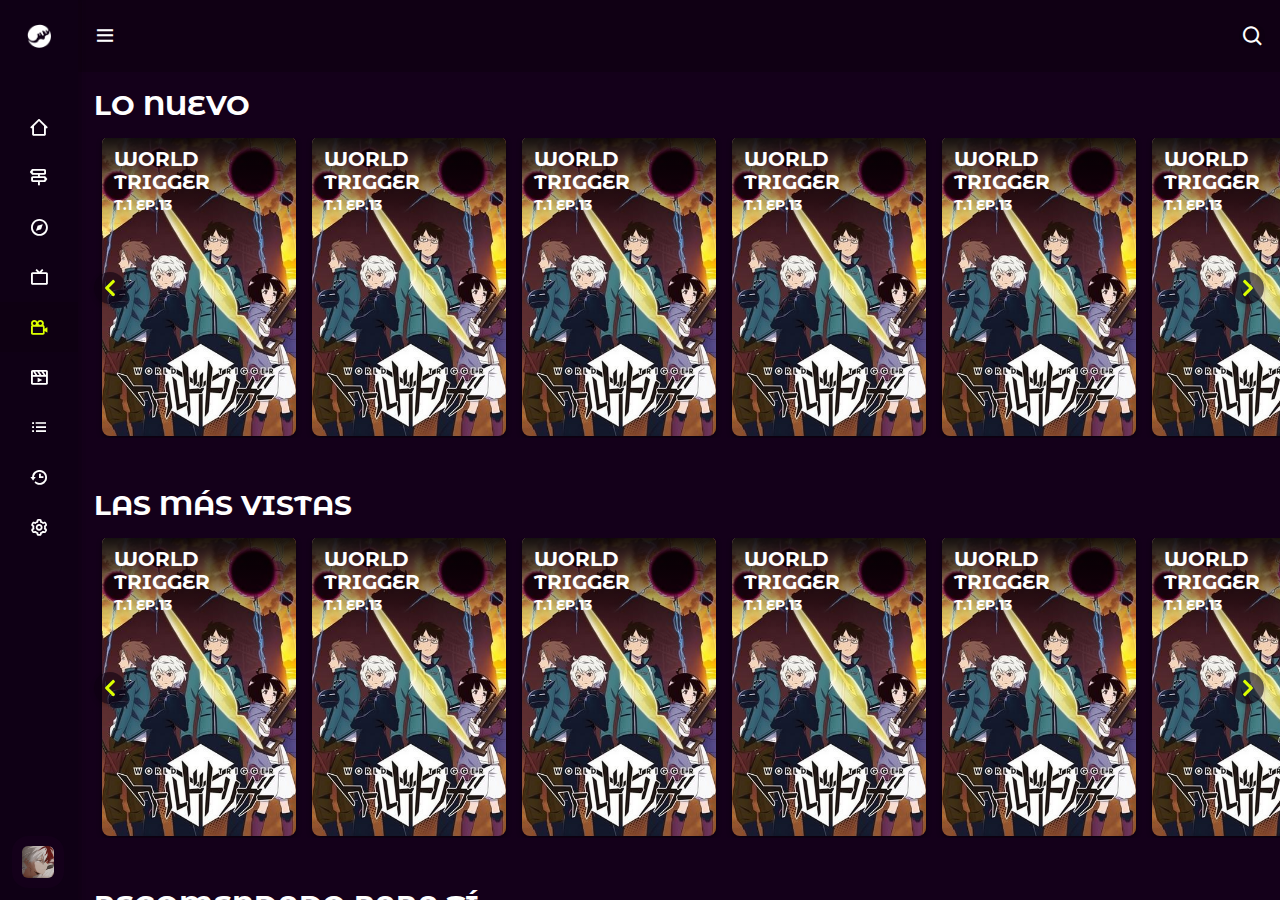
<file: pages/peliculas.html>
<!DOCTYPE html>
<html lang="en">
    <head>
        <meta charset="UTF-8">
        <meta http-equiv="X-UA-Compatible" content="IE=edge">
        <meta name="viewport" content="width=device-width, initial-scale=1.0">
        <!-- Link CSS -->
        <link rel="stylesheet" href="../css/style.css">
        <!-- Icon library -->
        <link rel="stylesheet" href="https://cdn.jsdelivr.net/npm/boxicons@latest/css/boxicons.min.css">
        <!-- Page title -->
        <title>Magima - Peliculas</title>
        <!-- Description -->
        <meta name="description" content="Busca tu pelicula favorita en nuestro amplio catálogo de anime.">
        <!-- Keywords -->
        <meta name="keywords" content="anime, peliculas, tv, cine, animación, búsqueda, magima">
        <!-- Copyright -->
        <meta name="copyright" content="MAGIMA">
        <!-- Author -->
        <meta name="author" content="Alan Maximiliano Vazquez, vazquezalanmaximiliano@gmail.com">
    </head>
    <body>
<!---------------------- Sidebar Menú ------------------------>
        <div class="sidebar close">
          <div class="logo-details">
            <i><img src="../img/LogoIcon.png" alt="Logo"></i>
            <span class="logo_name">Magima</span>
          </div>
          <ul class="nav-links">
            <!-- Inicio -->
            <li>
              <a href="./home.html">
                <i class='bx bx-home-alt-2'></i>
                <span class="link_name">Inicio</span>
              </a>
              <ul class="sub-menu blank">
                <li><a class="link_name" href="./home.html">Inicio</a></li>
              </ul>
            </li>
            <!-- Género -->
            <li>
              <div class="iocn-link">
                <a href="#">
                  <i class='bx bx-directions'></i>
                  <span class="link_name">Géneros</span>
                </a>
                <i class='bx bxs-chevron-down arrow' ></i>
              </div>
              <ul class="sub-menu">
                <li><a class="link_name" href="#">Géneros</a></li>
                <li><a href="#">Acción</a></li>
                <li><a href="#">Aventura</a></li>
                <li><a href="#">Bélico</a></li>
                <li><a href="#">Ciencia Ficción</a></li>
                <li><a href="#">Comedia</a></li>
                <li><a href="#">Drama</a></li>
                <li><a href="#">Erotismo</a></li>
                <li><a href="#">Fantasía</a></li>
                <li><a href="#">Gore</a></li>
                <li><a href="#">Musical</a></li>
                <li><a href="#">Romance</a></li>
                <li><a href="#">Suspenso</a></li>
                <li><a href="#">Thriller</a></li>
                <li><a href="#">Terror</a></li>
                <li><a href="#">Western</a></li>
              </ul>
            </li>
            <!-- Explorar -->
            <li>
              <a href="#">
                <i class='bx bx-compass' ></i>
                <span class="link_name">Explorar</span>
              </a>
              <ul class="sub-menu blank">
                <li><a class="link_name" href="#">Explorar</a></li>
              </ul>
            </li>
            <!-- Series -->
            <li>
                <a href="./series.html">
                  <i class='bx bx-tv'></i>
                  <span class="link_name">Series</span>
                </a>
              <ul class="sub-menu blank">
                <li><a class="link_name" href="./series.html">Series</a></li>
              </ul>
            </li>
            <!-- Peliculas -->
            <li  class="active-link">
                <a href="./peliculas.html">
                  <i class='bx bx-camera-movie'></i>
                  <span class="link_name">Peliculas</span>
                </a>
              <ul class="sub-menu blank">
                <li><a class="link_name active-link" href="./peliculas.html">Peliculas</a></li>
              </ul>
            </li>
            <!-- OVAs -->
            <li>
              <a href="#">
                <i class='bx bx-movie-play'></i>
                <span class="link_name">OVAs</span>
              </a>
              <ul class="sub-menu blank">
                <li><a class="link_name" href="#">OVAs</a></li>
              </ul>
            </li>
            <!-- Mi Lista -->
            <li>
              <a href="#">
                <i class='bx bx-list-ul'></i>
                <span class="link_name">Mi Lista</span>
              </a>
              <ul class="sub-menu blank">
                <li><a class="link_name" href="#">Mi Lista</a></li>
              </ul>
            </li>
            <!-- Historial -->
            <li>
              <a href="#">
                <i class='bx bx-history'></i>
                <span class="link_name">Historial</span>
              </a>
              <ul class="sub-menu blank">
                <li><a class="link_name" href="#">Historial</a></li>
              </ul>
            </li>
            <!-- Configuración -->
            <li>
              <a href="#">
                <i class='bx bx-cog' ></i>
                <span class="link_name">Configuración</span>
              </a>
              <ul class="sub-menu blank">
                <li><a class="link_name" href="#">Configuración</a></li>
              </ul>
            </li>
            <!-- Perfil -->
            <li>
          <div class="profile-details">
            <div class="profile-content">
              <img src="../img/profiles/user1.jpg" alt="Imagen de Perfil">
            </div>
            <div class="name-job">
              <div class="profile_name">Perfil</div>
              <div class="job">Admin</div>
            </div>
            <i class='bx bx-log-out' ></i>
          </div>
        </li>
          </ul>
        </div>
<!---------------------- Contenido Principal ------------------------>
<div id="home">

    <header>
        <div class="nav">
            <i class='bx bx-menu' ></i>
            <div class="search-box">
                <button class="btn-search"><i class="bx bx-search"></i></button>
                <input type="text" class="input-search" placeholder="Type to Search...">
            </div>
        </div>
    </header>
    
    <main class="main-series-peliculas">
<!---------------------- Cuerpo Principal con Carousel de imagenes ------------------------>
<!---------------------- Carousel 1 ------------------------>
    <h1>Lo nuevo</h1>
        <div class="carousel">
            <div class="slick-list" id="slick-list">
                <button class="slick-arrow slick-prev" id="button-prev" data-button="button-prev" onclick="app.processingButton(event)">
                    <svg aria-hidden="true" focusable="false" data-prefix="fas" data-icon="chevron-left" class="svg-inline--fa fa-chevron-left fa-w-10" role="img" xmlns="http://www.w3.org/2000/svg" viewBox="0 0 320 512"><path fill="currentColor" d="M34.52 239.03L228.87 44.69c9.37-9.37 24.57-9.37 33.94 0l22.67 22.67c9.36 9.36 9.37 24.52.04 33.9L131.49 256l154.02 154.75c9.34 9.38 9.32 24.54-.04 33.9l-22.67 22.67c-9.37 9.37-24.57 9.37-33.94 0L34.52 272.97c-9.37-9.37-9.37-24.57 0-33.94z"></path></svg>
                </button>
                <div class="slick-track" id="track">
                    <div class="slick">
                        <div>
                            <a href="/">
                                <h4>World Trigger <small>T.1 Ep.13</small></h4>
                                <picture>
                                    <img src="../img/home/worldTrigger/pin.jpg" alt="Image">
                                </picture>
                            </a>
                        </div>
                    </div>
                    <div class="slick">
                        <div>
                            <a href="/">
                                <h4>World Trigger <small>T.1 Ep.13</small></h4>
                                <picture>
                                    <img src="../img/home/worldTrigger/pin.jpg" alt="Image">
                                </picture>
                            </a>
                        </div>
                    </div>
                    <div class="slick">
                        <div>
                            <a href="/">
                                <h4>World Trigger <small>T.1 Ep.13</small></h4>
                                <picture>
                                    <img src="../img/home/worldTrigger/pin.jpg" alt="Image">
                                </picture>
                            </a>
                        </div>
                    </div>
                    <div class="slick">
                        <div>
                            <a href="/">
                                <h4>World Trigger <small>T.1 Ep.13</small></h4>
                                <picture>
                                    <img src="../img/home/worldTrigger/pin.jpg" alt="Image">
                                </picture>
                            </a>
                        </div>
                    </div>
                    <div class="slick">
                        <div>
                            <a href="/">
                                <h4>World Trigger <small>T.1 Ep.13</small></h4>
                                <picture>
                                    <img src="../img/home/worldTrigger/pin.jpg" alt="Image">
                                </picture>
                            </a>
                        </div>
                    </div>
                    <div class="slick">
                        <div>
                            <a href="/">
                                <h4>World Trigger <small>T.1 Ep.13</small></h4>
                                <picture>
                                    <img src="../img/home/worldTrigger/pin.jpg" alt="Image">
                                </picture>
                            </a>
                        </div>
                    </div>
                    <div class="slick">
                        <div>
                            <a href="/">
                                <h4>World Trigger <small>T.1 Ep.13</small></h4>
                                <picture>
                                    <img src="../img/home/worldTrigger/pin.jpg" alt="Image">
                                </picture>
                            </a>
                        </div>
                    </div>
                    <div class="slick">
                        <div>
                            <a href="/">
                                <h4>World Trigger <small>T.1 Ep.13</small></h4>
                                <picture>
                                    <img src="../img/home/worldTrigger/pin.jpg" alt="Image">
                                </picture>
                            </a>
                        </div>
                    </div>
                </div>
                <button class="slick-arrow slick-next" id="button-next" data-button="button-next" onclick="app.processingButton(event)">
                    <svg aria-hidden="true" focusable="false" data-prefix="fas" data-icon="chevron-right" class="svg-inline--fa fa-chevron-right fa-w-10" role="img" xmlns="http://www.w3.org/2000/svg" viewBox="0 0 320 512"><path fill="currentColor" d="M285.476 272.971L91.132 467.314c-9.373 9.373-24.569 9.373-33.941 0l-22.667-22.667c-9.357-9.357-9.375-24.522-.04-33.901L188.505 256 34.484 101.255c-9.335-9.379-9.317-24.544.04-33.901l22.667-22.667c9.373-9.373 24.569-9.373 33.941 0L285.475 239.03c9.373 9.372 9.373 24.568.001 33.941z"></path></svg>
                </button>
            </div>

        </div>
<!---------------------- Carousel 2 ------------------------>     
    <h2>Las más vistas</h2>           
        <div class="carousel">
            <div class="slick-list" id="slick-list">
                <button class="slick-arrow slick-prev" id="button-prev" data-button="button-prev" onclick="app.processingButton(event)">
                    <svg aria-hidden="true" focusable="false" data-prefix="fas" data-icon="chevron-left" class="svg-inline--fa fa-chevron-left fa-w-10" role="img" xmlns="http://www.w3.org/2000/svg" viewBox="0 0 320 512"><path fill="currentColor" d="M34.52 239.03L228.87 44.69c9.37-9.37 24.57-9.37 33.94 0l22.67 22.67c9.36 9.36 9.37 24.52.04 33.9L131.49 256l154.02 154.75c9.34 9.38 9.32 24.54-.04 33.9l-22.67 22.67c-9.37 9.37-24.57 9.37-33.94 0L34.52 272.97c-9.37-9.37-9.37-24.57 0-33.94z"></path></svg>
                </button>
                <div class="slick-track" id="track">
                    <div class="slick">
                        <div>
                            <a href="/">
                                <h4>World Trigger <small>T.1 Ep.13</small></h4>
                                <picture>
                                    <img src="../img/home/worldTrigger/pin.jpg" alt="Image">
                                </picture>
                            </a>
                        </div>
                    </div>
                    <div class="slick">
                        <div>
                            <a href="/">
                                <h4>World Trigger <small>T.1 Ep.13</small></h4>
                                <picture>
                                    <img src="../img/home/worldTrigger/pin.jpg" alt="Image">
                                </picture>
                            </a>
                        </div>
                    </div>
                    <div class="slick">
                        <div>
                            <a href="/">
                                <h4>World Trigger <small>T.1 Ep.13</small></h4>
                                <picture>
                                    <img src="../img/home/worldTrigger/pin.jpg" alt="Image">
                                </picture>
                            </a>
                        </div>
                    </div>
                    <div class="slick">
                        <div>
                            <a href="/">
                                <h4>World Trigger <small>T.1 Ep.13</small></h4>
                                <picture>
                                    <img src="../img/home/worldTrigger/pin.jpg" alt="Image">
                                </picture>
                            </a>
                        </div>
                    </div>
                    <div class="slick">
                        <div>
                            <a href="/">
                                <h4>World Trigger <small>T.1 Ep.13</small></h4>
                                <picture>
                                    <img src="../img/home/worldTrigger/pin.jpg" alt="Image">
                                </picture>
                            </a>
                        </div>
                    </div>
                    <div class="slick">
                        <div>
                            <a href="/">
                                <h4>World Trigger <small>T.1 Ep.13</small></h4>
                                <picture>
                                    <img src="../img/home/worldTrigger/pin.jpg" alt="Image">
                                </picture>
                            </a>
                        </div>
                    </div>
                    <div class="slick">
                        <div>
                            <a href="/">
                                <h4>World Trigger <small>T.1 Ep.13</small></h4>
                                <picture>
                                    <img src="../img/home/worldTrigger/pin.jpg" alt="Image">
                                </picture>
                            </a>
                        </div>
                    </div>
                    <div class="slick">
                        <div>
                            <a href="/">
                                <h4>World Trigger <small>T.1 Ep.13</small></h4>
                                <picture>
                                    <img src="../img/home/worldTrigger/pin.jpg" alt="Image">
                                </picture>
                            </a>
                        </div>
                    </div>
                </div>
                <button class="slick-arrow slick-next" id="button-next" data-button="button-next" onclick="app.processingButton(event)">
                    <svg aria-hidden="true" focusable="false" data-prefix="fas" data-icon="chevron-right" class="svg-inline--fa fa-chevron-right fa-w-10" role="img" xmlns="http://www.w3.org/2000/svg" viewBox="0 0 320 512"><path fill="currentColor" d="M285.476 272.971L91.132 467.314c-9.373 9.373-24.569 9.373-33.941 0l-22.667-22.667c-9.357-9.357-9.375-24.522-.04-33.901L188.505 256 34.484 101.255c-9.335-9.379-9.317-24.544.04-33.901l22.667-22.667c9.373-9.373 24.569-9.373 33.941 0L285.475 239.03c9.373 9.372 9.373 24.568.001 33.941z"></path></svg>
                </button>
            </div>

        </div>
        <!---------------------- Carousel 3 ------------------------>     
    <h3>Recomendado para tí</h3>           
    <div class="carousel">
        <div class="slick-list" id="slick-list">
            <button class="slick-arrow slick-prev" id="button-prev" data-button="button-prev" onclick="app.processingButton(event)">
                <svg aria-hidden="true" focusable="false" data-prefix="fas" data-icon="chevron-left" class="svg-inline--fa fa-chevron-left fa-w-10" role="img" xmlns="http://www.w3.org/2000/svg" viewBox="0 0 320 512"><path fill="currentColor" d="M34.52 239.03L228.87 44.69c9.37-9.37 24.57-9.37 33.94 0l22.67 22.67c9.36 9.36 9.37 24.52.04 33.9L131.49 256l154.02 154.75c9.34 9.38 9.32 24.54-.04 33.9l-22.67 22.67c-9.37 9.37-24.57 9.37-33.94 0L34.52 272.97c-9.37-9.37-9.37-24.57 0-33.94z"></path></svg>
            </button>
            <div class="slick-track" id="track">
                <div class="slick">
                    <div>
                        <a href="/">
                            <h4>World Trigger <small>T.1 Ep.13</small></h4>
                            <picture>
                                <img src="../img/home/worldTrigger/pin.jpg" alt="Image">
                            </picture>
                        </a>
                    </div>
                </div>
                <div class="slick">
                    <div>
                        <a href="/">
                            <h4>World Trigger <small>T.1 Ep.13</small></h4>
                            <picture>
                                <img src="../img/home/worldTrigger/pin.jpg" alt="Image">
                            </picture>
                        </a>
                    </div>
                </div>
                <div class="slick">
                    <div>
                        <a href="/">
                            <h4>World Trigger <small>T.1 Ep.13</small></h4>
                            <picture>
                                <img src="../img/home/worldTrigger/pin.jpg" alt="Image">
                            </picture>
                        </a>
                    </div>
                </div>
                <div class="slick">
                    <div>
                        <a href="/">
                            <h4>World Trigger <small>T.1 Ep.13</small></h4>
                            <picture>
                                <img src="../img/home/worldTrigger/pin.jpg" alt="Image">
                            </picture>
                        </a>
                    </div>
                </div>
                <div class="slick">
                    <div>
                        <a href="/">
                            <h4>World Trigger <small>T.1 Ep.13</small></h4>
                            <picture>
                                <img src="../img/home/worldTrigger/pin.jpg" alt="Image">
                            </picture>
                        </a>
                    </div>
                </div>
                <div class="slick">
                    <div>
                        <a href="/">
                            <h4>World Trigger <small>T.1 Ep.13</small></h4>
                            <picture>
                                <img src="../img/home/worldTrigger/pin.jpg" alt="Image">
                            </picture>
                        </a>
                    </div>
                </div>
                <div class="slick">
                    <div>
                        <a href="/">
                            <h4>World Trigger <small>T.1 Ep.13</small></h4>
                            <picture>
                                <img src="../img/home/worldTrigger/pin.jpg" alt="Image">
                            </picture>
                        </a>
                    </div>
                </div>
                <div class="slick">
                    <div>
                        <a href="/">
                            <h4>World Trigger <small>T.1 Ep.13</small></h4>
                            <picture>
                                <img src="../img/home/worldTrigger/pin.jpg" alt="Image">
                            </picture>
                        </a>
                    </div>
                </div>
            </div>
            <button class="slick-arrow slick-next" id="button-next" data-button="button-next" onclick="app.processingButton(event)">
                <svg aria-hidden="true" focusable="false" data-prefix="fas" data-icon="chevron-right" class="svg-inline--fa fa-chevron-right fa-w-10" role="img" xmlns="http://www.w3.org/2000/svg" viewBox="0 0 320 512"><path fill="currentColor" d="M285.476 272.971L91.132 467.314c-9.373 9.373-24.569 9.373-33.941 0l-22.667-22.667c-9.357-9.357-9.375-24.522-.04-33.901L188.505 256 34.484 101.255c-9.335-9.379-9.317-24.544.04-33.901l22.667-22.667c9.373-9.373 24.569-9.373 33.941 0L285.475 239.03c9.373 9.372 9.373 24.568.001 33.941z"></path></svg>
            </button>
        </div>

    </div>
    </main>

</div>

    <script defer src="../js/script-sidebar.js"></script>
    <script defer src="../js/script-carousel.js"></script>
    
</body>
</html>
</file>
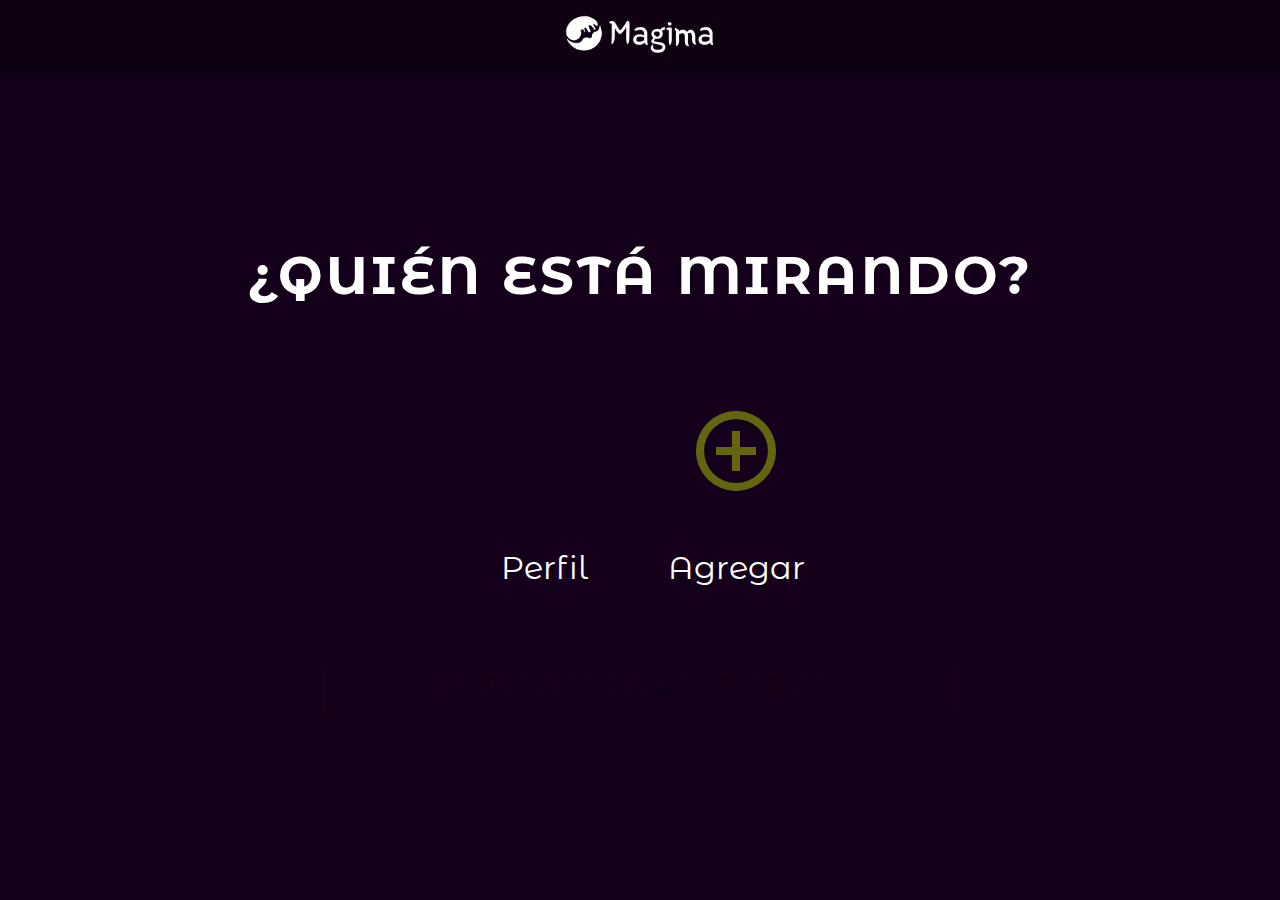
<file: pages/profiles.html>
<!DOCTYPE html>
<html lang="es">
<head>
    <meta charset="UTF-8">
    <meta http-equiv="X-UA-Compatible" content="IE=edge">
    <meta name="viewport" content="width=device-width, initial-scale=1.0">
    <!-- Link CSS -->
    <link rel="stylesheet" href="../css/style.css">
    <!-- Icon library -->
    <link rel="stylesheet" href="https://cdn.jsdelivr.net/npm/boxicons@latest/css/boxicons.min.css">
    <!-- Page title -->
    <title>Magima - ¿Quién está mirando?</title>
    <!-- Description -->
    <meta name="description" content="Crea un nuevo perfil o elige quién ingresará a Magima.">
    <!-- Keywords -->
    <meta name="keywords" content="perfil, anime, series, peliculas, tv, cine, animación, magima">
    <!-- Copyright -->
    <meta name="copyright" content="MAGIMA">
    <!-- Author -->
    <meta name="author" content="Alan Maximiliano Vazquez, vazquezalanmaximiliano@gmail.com">
</head>
<body>

    <div id="bg-profiles">
        
        <header>
            <a class="logo" href="#"><img src="../img/Logo.png" alt="Magima Logo"></a> 
        </header>

        <main>
            <h1>¿Quién está mirando?</h1>
            <div class="members">
                <button class="addIcon"><i class='bx bx-plus-circle'></i><span>Agregar</span></button>
            </div>
            <button class="manageProfile">Administrar Perfil</button>
        </main>

    </div>

    <script src="../js/script-profiles.js"></script>

</body>
</html>
</file>
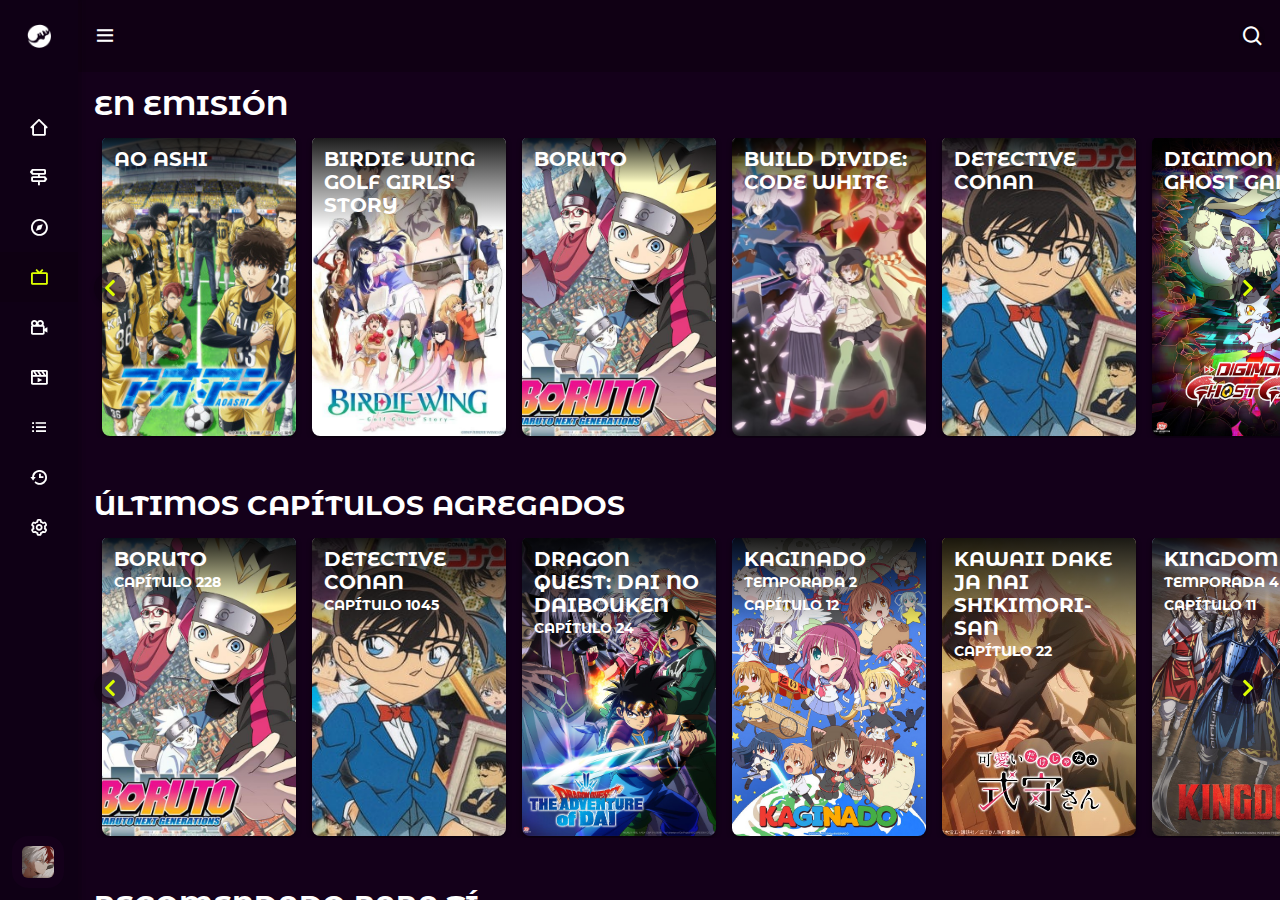
<file: pages/series.html>
<!DOCTYPE html>
<html lang="en">
    <head>
        <meta charset="UTF-8">
        <meta http-equiv="X-UA-Compatible" content="IE=edge">
        <meta name="viewport" content="width=device-width, initial-scale=1.0">
        <!-- Link CSS -->
        <link rel="stylesheet" href="../css/style.css">
        <!-- Icon library -->
        <link rel="stylesheet" href="https://cdn.jsdelivr.net/npm/boxicons@latest/css/boxicons.min.css">
        <!-- Page title -->
        <title>Magima - Series</title>
        <!-- Description -->
        <meta name="description" content="Busca tu serie favorita en nuestro amplio catálogo de anime.">
        <!-- Keywords -->
        <meta name="keywords" content="anime, series, tv, animación, catálogo, búsqueda, magima">
        <!-- Copyright -->
        <meta name="copyright" content="MAGIMA">
        <!-- Author -->
        <meta name="author" content="Alan Maximiliano Vazquez, vazquezalanmaximiliano@gmail.com">
    </head>
    <body>
<!---------------------- Sidebar Menú ------------------------>
        <div class="sidebar close">
          <div class="logo-details">
            <i><img src="../img/LogoIcon.png" alt="Logo"></i>
            <span class="logo_name">Magima</span>
          </div>
          <ul class="nav-links">
            <!-- Inicio -->
            <li>
              <a href="./home.html">
                <i class='bx bx-home-alt-2'></i>
                <span class="link_name">Inicio</span>
              </a>
              <ul class="sub-menu blank">
                <li><a class="link_name" href="./home.html">Inicio</a></li>
              </ul>
            </li>
            <!-- Género -->
            <li>
              <div class="iocn-link">
                <a href="#">
                  <i class='bx bx-directions'></i>
                  <span class="link_name">Géneros</span>
                </a>
                <i class='bx bxs-chevron-down arrow' ></i>
              </div>
              <ul class="sub-menu">
                <li><a class="link_name" href="#">Géneros</a></li>
                <li><a href="#">Acción</a></li>
                <li><a href="#">Aventura</a></li>
                <li><a href="#">Bélico</a></li>
                <li><a href="#">Ciencia Ficción</a></li>
                <li><a href="#">Comedia</a></li>
                <li><a href="#">Drama</a></li>
                <li><a href="#">Erotismo</a></li>
                <li><a href="#">Fantasía</a></li>
                <li><a href="#">Gore</a></li>
                <li><a href="#">Musical</a></li>
                <li><a href="#">Romance</a></li>
                <li><a href="#">Suspenso</a></li>
                <li><a href="#">Thriller</a></li>
                <li><a href="#">Terror</a></li>
                <li><a href="#">Western</a></li>
              </ul>
            </li>
            <!-- Explorar -->
            <li>
              <a href="#">
                <i class='bx bx-compass' ></i>
                <span class="link_name">Explorar</span>
              </a>
              <ul class="sub-menu blank">
                <li><a class="link_name" href="#">Explorar</a></li>
              </ul>
            </li>
            <!-- Series -->
            <li class="active-link">
                <a href="./series.html">
                  <i class='bx bx-tv'></i>
                  <span class="link_name">Series</span>
                </a>
              <ul class="sub-menu blank">
                <li><a class="link_name active-link" href="./series.html">Series</a></li>
              </ul>
            </li>
            <!-- Peliculas -->
            <li>
                <a href="./peliculas.html">
                  <i class='bx bx-camera-movie'></i>
                  <span class="link_name">Peliculas</span>
                </a>
              <ul class="sub-menu blank">
                <li><a class="link_name" href="./peliculas.html">Peliculas</a></li>
              </ul>
            </li>
            <!-- OVAs -->
            <li>
              <a href="#">
                <i class='bx bx-movie-play'></i>
                <span class="link_name">OVAs</span>
              </a>
              <ul class="sub-menu blank">
                <li><a class="link_name" href="#">OVAs</a></li>
              </ul>
            </li>
            <!-- Mi Lista -->
            <li>
              <a href="#">
                <i class='bx bx-list-ul'></i>
                <span class="link_name">Mi Lista</span>
              </a>
              <ul class="sub-menu blank">
                <li><a class="link_name" href="#">Mi Lista</a></li>
              </ul>
            </li>
            <!-- Historial -->
            <li>
              <a href="#">
                <i class='bx bx-history'></i>
                <span class="link_name">Historial</span>
              </a>
              <ul class="sub-menu blank">
                <li><a class="link_name" href="#">Historial</a></li>
              </ul>
            </li>
            <!-- Configuración -->
            <li>
              <a href="#">
                <i class='bx bx-cog' ></i>
                <span class="link_name">Configuración</span>
              </a>
              <ul class="sub-menu blank">
                <li><a class="link_name" href="#">Configuración</a></li>
              </ul>
            </li>
            <!-- Perfil -->
            <li>
          <div class="profile-details">
            <div class="profile-content">
              <img src="../img/profiles/user1.jpg" alt="profileImg">
            </div>
            <div class="name-job">
              <div class="profile_name">Perfil</div>
              <div class="job">Admin</div>
            </div>
            <i class='bx bx-log-out' ></i>
          </div>
        </li>
          </ul>
        </div>
<!---------------------- Contenido Principal ------------------------>
        <div id="home">

            <header>
                <div class="nav">
                    <i class='bx bx-menu' ></i>
                    <div class="search-box">
                        <button class="btn-search"><i class="bx bx-search"></i></button>
                        <input type="text" class="input-search" placeholder="Type to Search...">
                    </div>
                </div>
            </header>
            
            <main class="main-series-peliculas">
<!---------------------- Cuerpo Principal con Carousel de imagenes ------------------------>
<!---------------------- Carousel 1 ------------------------>
            <h1>En Emisión</h1>
                <div class="carousel">
                    <div class="slick-list" id="slick-list">
                        <button class="slick-arrow slick-prev" id="button-prev" data-button="button-prev" onclick="app.processingButton(event)">
                            <svg aria-hidden="true" focusable="false" data-prefix="fas" data-icon="chevron-left" class="svg-inline--fa fa-chevron-left fa-w-10" role="img" xmlns="http://www.w3.org/2000/svg" viewBox="0 0 320 512"><path fill="currentColor" d="M34.52 239.03L228.87 44.69c9.37-9.37 24.57-9.37 33.94 0l22.67 22.67c9.36 9.36 9.37 24.52.04 33.9L131.49 256l154.02 154.75c9.34 9.38 9.32 24.54-.04 33.9l-22.67 22.67c-9.37 9.37-24.57 9.37-33.94 0L34.52 272.97c-9.37-9.37-9.37-24.57 0-33.94z"></path></svg>
                        </button>
                        <div class="slick-track" id="track">
                            <div class="slick">
                                <div>
                                    <a href="#">
                                        <h4>Ao Ashi</h4>
                                        <picture>
                                            <img src="../img/series/ao-ashi/pin.jpg" alt="ao ashi">
                                        </picture>
                                    </a>
                                </div>
                            </div>
                            <div class="slick">
                                <div>
                                    <a href="#">
                                        <h4>Birdie Wing Golf Girls' Story</h4>
                                        <picture>
                                            <img src="../img/series/birdie-wing-golf-girls-story/pin.jpg" alt="Birdie Wing Golf Girls' Story">
                                        </picture>
                                    </a>
                                </div>
                            </div>
                            <div class="slick">
                                <div>
                                    <a href="#">
                                        <h4>Boruto</h4>
                                        <picture>
                                            <img src="../img/series/boruto-naruto-next-generations/pin.jpg" alt="boruto">
                                        </picture>
                                    </a>
                                </div>
                            </div>
                            <div class="slick">
                                <div>
                                    <a href="#">
                                        <h4>Build Divide: Code White</h4>
                                        <picture>
                                            <img src="../img/series/build-divide/pin2.jpg" alt="Build Divide: Code White">
                                        </picture>
                                    </a>
                                </div>
                            </div>
                            <div class="slick">
                                <div>
                                    <a href="#">
                                        <h4>Detective Conan</h4>
                                        <picture>
                                            <img src="../img/series/detective-conan/pin.jpg" alt="detective conan">
                                        </picture>
                                    </a>
                                </div>
                            </div>
                            <div class="slick">
                                <div>
                                    <a href="#">
                                        <h4>Digimon Ghost Game</h4>
                                        <picture>
                                            <img src="../img/series/digimon-ghost-game/pin.jpg" alt="digimon ghost game">
                                        </picture>
                                    </a>
                                </div>
                            </div>
                            <div class="slick">
                                <div>
                                    <a href="#">
                                        <h4>Dragon Quest: Dai no Daibouken</h4>
                                        <picture>
                                            <img src="../img/series/dragon-quest-dai-no-daibouken/pin.jpg" alt="Dragon Quest Dai no Daibouken">
                                        </picture>
                                    </a>
                                </div>
                            </div>
                            <div class="slick">
                                <div>
                                    <a href="#">
                                        <h4>Kaginado<small>Temporada 2</small></h4>
                                        <picture>
                                            <img src="../img/series/kaginado/pin.jpg" alt="Kaginado">
                                        </picture>
                                    </a>
                                </div>
                            </div>
                            <div class="slick">
                                <div>
                                    <a href="#">
                                        <h4>Kakkou no Linazuke</h4>
                                        <picture>
                                            <img src="../img/series/kakkou-no-linazuke/pin.jpg" alt="kakkou no linazuke">
                                        </picture>
                                    </a>
                                </div>
                            </div>
                            <div class="slick">
                                <div>
                                    <a href="#">
                                        <h4>Kawaii dake ja nai Shikimori-san</h4>
                                        <picture>
                                            <img src="../img/series/kawaii-dake-ja-nai-shikimori-san/pin.jpg" alt="Kawaii dake ja nai Shikimori-san">
                                        </picture>
                                    </a>
                                </div>
                            </div>
                            <div class="slick">
                                <div>
                                    <a href="#">
                                        <h4>Kingdom<small>Temporada 4</small></h4>
                                        <picture>
                                            <img src="../img/series/kingdom/pin.jpg" alt="Kingdom">
                                        </picture>
                                    </a>
                                </div>
                            </div>
                            <div class="slick">
                                <div>
                                    <a href="#">
                                        <h4>Kunoichi Tsubaki no Mune no Uchi</h4>
                                        <picture>
                                            <img src="../img/series/kunoichi-tsubaki-no-mune-no-uchi/pin.jpg" alt="Kunoichi Tsubaki no Mune no Uchi">
                                        </picture>
                                    </a>
                                </div>
                            </div>
                            <div class="slick">
                                <div>
                                    <a href="#">
                                        <h4>Love All Play</h4>
                                        <picture>
                                            <img src="../img/series/love-all-play/pin.jpg" alt="love all play">
                                        </picture>
                                    </a>
                                </div>
                            </div>
                            <div class="slick">
                                <div>
                                    <a href="#">
                                        <h4>Machikado Mazoku<small>Temporada 2</small></h4>
                                        <picture>
                                            <img src="../img/series/machikado-mazoku/pin2.jpg" alt="Machikado Mazoku">
                                        </picture>
                                    </a>
                                </div>
                            </div>
                            <div class="slick">
                                <div>
                                    <a href="#">
                                        <h4>Mahoutsukai Reimeiki</h4>
                                        <picture>
                                            <img src="../img/series/mahoutsukai-reimeiki/pin.jpg" alt="Mahoutsukai Reimeiki">
                                        </picture>
                                    </a>
                                </div>
                            </div>
                            <div class="slick">
                                <div>
                                    <a href="#">
                                        <h4>One Piece</h4>
                                        <picture>
                                            <img src="../img/series/one-piece/pin.jpg" alt="one piece">
                                        </picture>
                                    </a>
                                </div>
                            </div>
                            <div class="slick">
                                <div>
                                    <a href="#">
                                        <h4>Pokemon <small>Temporada 23</small></h4>
                                        <picture>
                                            <img src="../img/series/pokemon/pin23.jpg" alt="pokemon">
                                        </picture>
                                    </a>
                                </div>
                            </div>
                            <div class="slick">
                                <div>
                                    <a href="#">
                                        <h4>Shadowverse Flame</h4>
                                        <picture>
                                            <img src="../img/series/shadowverse-flame/pin.jpg" alt="Shadowverse Flame">
                                        </picture>
                                    </a>
                                </div>
                            </div>
                            <div class="slick">
                                <div>
                                    <a href="#">
                                        <h4>SpyXFamily</h4>
                                        <picture>
                                            <img src="../img/series/spyxfamily/pin.jpg" alt="SpyXFamily">
                                        </picture>
                                    </a>
                                </div>
                            </div>
                            <div class="slick">
                                <div>
                                    <a href="#">
                                        <h4>Tate no Yuusha no Nariagari<small>Temporada 2</small></h4>
                                        <picture>
                                            <img src="../img/series/tate-no-yuusha-no-nariagari/pin2.jpg" alt="Tate no Yuusha no Nariagari">
                                        </picture>
                                    </a>
                                </div>
                            </div>
                        </div>
                        <button class="slick-arrow slick-next" id="button-next" data-button="button-next" onclick="app.processingButton(event)">
                            <svg aria-hidden="true" focusable="false" data-prefix="fas" data-icon="chevron-right" class="svg-inline--fa fa-chevron-right fa-w-10" role="img" xmlns="http://www.w3.org/2000/svg" viewBox="0 0 320 512"><path fill="currentColor" d="M285.476 272.971L91.132 467.314c-9.373 9.373-24.569 9.373-33.941 0l-22.667-22.667c-9.357-9.357-9.375-24.522-.04-33.901L188.505 256 34.484 101.255c-9.335-9.379-9.317-24.544.04-33.901l22.667-22.667c9.373-9.373 24.569-9.373 33.941 0L285.475 239.03c9.373 9.372 9.373 24.568.001 33.941z"></path></svg>
                        </button>
                    </div>

                </div>
<!---------------------- Carousel 2 ------------------------>     
            <h2>Últimos Capítulos Agregados</h2>           
            <div class="carousel">
                <div class="slick-list" id="slick-list">
                    <button class="slick-arrow slick-prev" id="button-prev" data-button="button-prev" onclick="app.processingButton(event)">
                        <svg aria-hidden="true" focusable="false" data-prefix="fas" data-icon="chevron-left" class="svg-inline--fa fa-chevron-left fa-w-10" role="img" xmlns="http://www.w3.org/2000/svg" viewBox="0 0 320 512"><path fill="currentColor" d="M34.52 239.03L228.87 44.69c9.37-9.37 24.57-9.37 33.94 0l22.67 22.67c9.36 9.36 9.37 24.52.04 33.9L131.49 256l154.02 154.75c9.34 9.38 9.32 24.54-.04 33.9l-22.67 22.67c-9.37 9.37-24.57 9.37-33.94 0L34.52 272.97c-9.37-9.37-9.37-24.57 0-33.94z"></path></svg>
                    </button>
                    <div class="slick-track" id="track">
                        <div class="slick">
                            <div>
                                <a href="#">
                                    <h4>Boruto <small>Capítulo 228</small></h4>
                                    <picture>
                                        <img src="../img/series/boruto-naruto-next-generations/pin.jpg" alt="boruto">
                                    </picture>
                                </a>
                            </div>
                        </div>
                        <div class="slick">
                            <div>
                                <a href="#">
                                    <h4>Detective Conan <small>Capítulo 1045</small></h4>
                                    <picture>
                                        <img src="../img/series/detective-conan/pin.jpg" alt="detective conan">
                                    </picture>
                                </a>
                            </div>
                        </div>
                        <div class="slick">
                            <div>
                                <a href="#">
                                    <h4>Dragon Quest: Dai no Daibouken <small>Capítulo 24</small></h4>
                                    <picture>
                                        <img src="../img/series/dragon-quest-dai-no-daibouken/pin.jpg" alt="Dragon Quest Dai no Daibouken">
                                    </picture>
                                </a>
                            </div>
                        </div>
                        <div class="slick">
                            <div>
                                <a href="#">
                                    <h4>Kaginado<small>Temporada 2</small><small>Capítulo 12</small></h4>
                                    <picture>
                                        <img src="../img/series/kaginado/pin.jpg" alt="Kaginado">
                                    </picture>
                                </a>
                            </div>
                        </div>
                        <div class="slick">
                            <div>
                                <a href="#">
                                    <h4>Kawaii dake ja nai Shikimori-san <small>Capítulo 22</small></h4>
                                    <picture>
                                        <img src="../img/series/kawaii-dake-ja-nai-shikimori-san/pin.jpg" alt="Kawaii dake ja nai Shikimori-san">
                                    </picture>
                                </a>
                            </div>
                        </div>
                        <div class="slick">
                            <div>
                                <a href="#">
                                    <h4>Kingdom<small>Temporada 4</small><small>Capítulo 11</small></h4>
                                    <picture>
                                        <img src="../img/series/kingdom/pin.jpg" alt="Kingdom">
                                    </picture>
                                </a>
                            </div>
                        </div>
                        <div class="slick">
                            <div>
                                <a href="#">
                                    <h4>Kunoichi Tsubaki no Mune no Uchi <small>Capítulo 18</small></h4>
                                    <picture>
                                        <img src="../img/series/kunoichi-tsubaki-no-mune-no-uchi/pin.jpg" alt="Kunoichi Tsubaki no Mune no Uchi">
                                    </picture>
                                </a>
                            </div>
                        </div>
                        <div class="slick">
                            <div>
                                <a href="#">
                                    <h4>Love All Play <small>Capítulo 02</small></h4>
                                    <picture>
                                        <img src="../img/series/love-all-play/pin.jpg" alt="love all play">
                                    </picture>
                                </a>
                            </div>
                        </div>
                        <div class="slick">
                            <div>
                                <a href="#">
                                    <h4>Machikado Mazoku<small>Temporada 2</small><small>Capítulo 12</small></h4>
                                    <picture>
                                        <img src="../img/series/machikado-mazoku/pin2.jpg" alt="Machikado Mazoku">
                                    </picture>
                                </a>
                            </div>
                        </div>
                        <div class="slick">
                            <div>
                                <a href="#">
                                    <h4>One Piece <small>Capítulo 1024</small></h4>
                                    <picture>
                                        <img src="../img/series/one-piece/pin.jpg" alt="one piece">
                                    </picture>
                                </a>
                            </div>
                        </div>
                        <div class="slick">
                            <div>
                                <a href="#">
                                    <h4>Pokemon <small>Temporada 23</small><small>Capítulo 48</small></h4>
                                    <picture>
                                        <img src="../img/series/pokemon/pin23.jpg" alt="pokemon">
                                    </picture>
                                </a>
                            </div>
                        </div>
                        <div class="slick">
                            <div>
                                <a href="#">
                                    <h4>Shadowverse Flame <small>Capítulo 12</small></h4>
                                    <picture>
                                        <img src="../img/series/shadowverse-flame/pin.jpg" alt="Shadowverse Flame">
                                    </picture>
                                </a>
                            </div>
                        </div>
                        <div class="slick">
                            <div>
                                <a href="#">
                                    <h4>SpyXFamily <small>Capítulo 10</small></h4>
                                    <picture>
                                        <img src="../img/series/spyxfamily/pin.jpg" alt="SpyXFamily">
                                    </picture>
                                </a>
                            </div>
                        </div>
                    </div>
                    <button class="slick-arrow slick-next" id="button-next" data-button="button-next" onclick="app.processingButton(event)">
                        <svg aria-hidden="true" focusable="false" data-prefix="fas" data-icon="chevron-right" class="svg-inline--fa fa-chevron-right fa-w-10" role="img" xmlns="http://www.w3.org/2000/svg" viewBox="0 0 320 512"><path fill="currentColor" d="M285.476 272.971L91.132 467.314c-9.373 9.373-24.569 9.373-33.941 0l-22.667-22.667c-9.357-9.357-9.375-24.522-.04-33.901L188.505 256 34.484 101.255c-9.335-9.379-9.317-24.544.04-33.901l22.667-22.667c9.373-9.373 24.569-9.373 33.941 0L285.475 239.03c9.373 9.372 9.373 24.568.001 33.941z"></path></svg>
                    </button>
                </div>

            </div>
                <!---------------------- Carousel 3 ------------------------>     
            <h3>Recomendado para tí</h3>           
            <div class="carousel">
                <div class="slick-list" id="slick-list">
                    <button class="slick-arrow slick-prev" id="button-prev" data-button="button-prev" onclick="app.processingButton(event)">
                        <svg aria-hidden="true" focusable="false" data-prefix="fas" data-icon="chevron-left" class="svg-inline--fa fa-chevron-left fa-w-10" role="img" xmlns="http://www.w3.org/2000/svg" viewBox="0 0 320 512"><path fill="currentColor" d="M34.52 239.03L228.87 44.69c9.37-9.37 24.57-9.37 33.94 0l22.67 22.67c9.36 9.36 9.37 24.52.04 33.9L131.49 256l154.02 154.75c9.34 9.38 9.32 24.54-.04 33.9l-22.67 22.67c-9.37 9.37-24.57 9.37-33.94 0L34.52 272.97c-9.37-9.37-9.37-24.57 0-33.94z"></path></svg>
                    </button>
                    <div class="slick-track" id="track">
                        <div class="slick">
                            <div>
                                <a href="#">
                                    <h4>Baraou no Souretsu</h4>
                                    <picture>
                                        <img src="../img/series/baraou-no-souretsu/pin.jpg" alt="Baraou no Souretsu">
                                    </picture>
                                </a>
                            </div>
                        </div>
                        <div class="slick">
                            <div>
                                <a href="#">
                                    <h4>Visual Prison</h4>
                                    <picture>
                                        <img src="../img/series/visual-prison/pin.jpg" alt="Visual Prison">
                                    </picture>
                                </a>
                            </div>
                        </div>
                        <div class="slick">
                            <div>
                                <a href="#">
                                    <h4>Night Head 2041</h4>
                                    <picture>
                                        <img src="../img/series/night-head-2041/pin.jpg" alt="Night Head 2041">
                                    </picture>
                                </a>
                            </div>
                        </div>
                        <div class="slick">
                            <div>
                                <a href="#">
                                    <h4>Shadows House</h4>
                                    <picture>
                                        <img src="../img/series/shadows-house/pin.jpg" alt="Shadows House">
                                    </picture>
                                </a>
                            </div>
                        </div>
                        <div class="slick">
                            <div>
                                <a href="#">
                                    <h4>Mars Red</h4>
                                    <picture>
                                        <img src="../img/series/mars-red/pin.jpg" alt="Mars Red">
                                    </picture>
                                </a>
                            </div>
                        </div>
                        <div class="slick">
                            <div>
                                <a href="#">
                                    <h4>Munou na Nana</h4>
                                    <picture>
                                        <img src="../img/series/munou-na-nana/pin.png" alt="Munou na Nana">
                                    </picture>
                                </a>
                            </div>
                        </div>
                        <div class="slick">
                            <div>
                                <a href="#">
                                    <h4>Gleipnir</h4>
                                    <picture>
                                        <img src="../img/series/gleipnir/pin.jpg" alt="Gleipnir">
                                    </picture>
                                </a>
                            </div>
                        </div>
                        <div class="slick">
                            <div>
                                <a href="#">
                                    <h4>Kyokou Suiri</h4>
                                    <picture>
                                        <img src="../img/series/kyokou-suiri/pin.jpg" alt="Kyokou Suiri">
                                    </picture>
                                </a>
                            </div>
                        </div>
                    </div>
                    <button class="slick-arrow slick-next" id="button-next" data-button="button-next" onclick="app.processingButton(event)">
                        <svg aria-hidden="true" focusable="false" data-prefix="fas" data-icon="chevron-right" class="svg-inline--fa fa-chevron-right fa-w-10" role="img" xmlns="http://www.w3.org/2000/svg" viewBox="0 0 320 512"><path fill="currentColor" d="M285.476 272.971L91.132 467.314c-9.373 9.373-24.569 9.373-33.941 0l-22.667-22.667c-9.357-9.357-9.375-24.522-.04-33.901L188.505 256 34.484 101.255c-9.335-9.379-9.317-24.544.04-33.901l22.667-22.667c9.373-9.373 24.569-9.373 33.941 0L285.475 239.03c9.373 9.372 9.373 24.568.001 33.941z"></path></svg>
                    </button>
                </div>

            </div>
            </main>

        </div>
        
    <script defer src="../js/script-sidebar.js"></script>
    <script defer src="../js/script-carousel.js"></script>
    
</body>
</html>
</file>
<file: css/style.css>
@import url("https://fonts.googleapis.com/css2?family=Montserrat+Alternates&family=Yeon+Sung&display=swap");
/*Reset*/
* {
  margin: 0;
  padding: 0;
  -webkit-box-sizing: border-box;
          box-sizing: border-box;
  font-family: 'Montserrat Alternates', sans-serif;
}

@-webkit-keyframes fadeEffect {
  from {
    opacity: 0;
  }
  to {
    opacity: 1;
  }
}

@keyframes fadeEffect {
  from {
    opacity: 0;
  }
  to {
    opacity: 1;
  }
}

#bg main .formulario .form-ingresar .boton-registro, #home .home .content a {
  text-decoration: none;
  font-weight: 800;
  font-size: 16px;
  color: #14001a;
  -webkit-box-align: center;
      -ms-flex-align: center;
          align-items: center;
  text-align: center;
  letter-spacing: 1.5px;
  padding: 10px 24px;
  background: rgba(221, 255, 0, 0.8);
  border-radius: 8px;
  -webkit-box-shadow: 0px 4px 8px 3px rgba(13, 0, 17, 0.2);
          box-shadow: 0px 4px 8px 3px rgba(13, 0, 17, 0.2);
  -webkit-filter: drop-shadow(0px 1px 3px rgba(13, 0, 17, 0.2));
          filter: drop-shadow(0px 1px 3px rgba(13, 0, 17, 0.2));
  -webkit-transition-duration: 0.4s;
          transition-duration: 0.4s;
  white-space: nowrap;
}

#bg main .formulario .form-ingresar .boton-registro:hover, #home .home .content a:hover {
  background: #ddff00;
  -webkit-box-shadow: 0 12px 16px 0 rgba(0, 0, 0, 0.24), 0 17px 30px 0 rgba(0, 0, 0, 0.19);
          box-shadow: 0 12px 16px 0 rgba(0, 0, 0, 0.24), 0 17px 30px 0 rgba(0, 0, 0, 0.19);
}

html body {
  height: 100vh;
}

html body a {
  text-decoration: none;
}

#bg {
  position: relative;
  width: 100%;
  height: 100vh;
  background: rgba(13, 0, 17, 0.6);
  overflow: hidden;
}

#bg #bg-video {
  position: fixed;
  top: 0;
  z-index: -1;
}

#bg header {
  display: -webkit-box;
  display: -ms-flexbox;
  display: flex;
  -webkit-box-orient: horizontal;
  -webkit-box-direction: normal;
      -ms-flex-direction: row;
          flex-direction: row;
  -webkit-box-pack: center;
      -ms-flex-pack: center;
          justify-content: center;
  -webkit-box-align: center;
      -ms-flex-align: center;
          align-items: center;
  width: 100%;
  height: 8vh;
  background-color: rgba(13, 0, 17, 0.6);
  -webkit-box-shadow: 0px 1px 3px 1px rgba(13, 0, 17, 0.2);
          box-shadow: 0px 1px 3px 1px rgba(13, 0, 17, 0.2);
  -webkit-filter: drop-shadow(0px 1px 2px rgba(13, 0, 17, 0.6));
          filter: drop-shadow(0px 1px 2px rgba(13, 0, 17, 0.6));
}

#bg header .logo img {
  width: 120px;
  cursor: pointer;
}

#bg main {
  height: 78vh;
  margin: 0% 6% 0% 6%;
  display: -webkit-box;
  display: -ms-flexbox;
  display: flex;
  -webkit-box-orient: vertical;
  -webkit-box-direction: normal;
      -ms-flex-direction: column;
          flex-direction: column;
  -webkit-box-pack: center;
      -ms-flex-pack: center;
          justify-content: center;
  -webkit-box-align: unset;
      -ms-flex-align: unset;
          align-items: unset;
  gap: 14px;
}

#bg main .texto-inicio {
  display: -webkit-box;
  display: -ms-flexbox;
  display: flex;
  -webkit-box-orient: vertical;
  -webkit-box-direction: normal;
      -ms-flex-direction: column;
          flex-direction: column;
  -webkit-box-pack: center;
      -ms-flex-pack: center;
          justify-content: center;
  -webkit-box-align: center;
      -ms-flex-align: center;
          align-items: center;
}

#bg main .texto-inicio h1 {
  font-weight: 600;
  font-size: 30px;
  letter-spacing: 0.5px;
  text-align: center;
  color: #FFFFFF;
}

#bg main .texto-inicio h2 {
  font-weight: 500;
  font-size: 16px;
  letter-spacing: 0.15px;
  text-align: center;
  color: #FFFFFF;
  margin-top: 10px;
}

#bg main .texto-inicio h3 {
  font-weight: 600;
  font-size: 20px;
  text-align: center;
  color: #FFFFFF;
  margin-top: 14px;
}

#bg main .formulario {
  display: -webkit-box;
  display: -ms-flexbox;
  display: flex;
  -webkit-box-orient: vertical;
  -webkit-box-direction: normal;
      -ms-flex-direction: column;
          flex-direction: column;
  -webkit-box-pack: unset;
      -ms-flex-pack: unset;
          justify-content: unset;
  -webkit-box-align: center;
      -ms-flex-align: center;
          align-items: center;
}

#bg main .formulario .tab {
  overflow: hidden;
  border-top-left-radius: 8px;
  border-top-right-radius: 8px;
  width: 100%;
  height: 40px;
  display: -webkit-box;
  display: -ms-flexbox;
  display: flex;
  -webkit-box-orient: horizontal;
  -webkit-box-direction: normal;
      -ms-flex-direction: row;
          flex-direction: row;
  -webkit-box-pack: center;
      -ms-flex-pack: center;
          justify-content: center;
  -webkit-box-align: unset;
      -ms-flex-align: unset;
          align-items: unset;
  background: rgba(114, 101, 136, 0.2);
}

#bg main .formulario .tab button {
  background-color: inherit;
  border: none;
  outline: none;
  cursor: pointer;
  padding: 14px 16px;
  -webkit-transition: 0.3s;
  transition: 0.3s;
  width: 100%;
  font-weight: 500;
  font-size: 12px;
  line-height: 12px;
  letter-spacing: 1.5px;
  color: #FFFFFF;
}

#bg main .formulario .tab button:hover {
  background: rgba(114, 101, 136, 0.4);
}

#bg main .formulario .tab button.active {
  background: rgba(114, 101, 136, 0.6);
  color: #ddff00;
  border-bottom: 2px solid #ddff00;
}

#bg main .formulario .tabcontent {
  display: none;
  background: rgba(114, 101, 136, 0.6);
  border-top: none;
  border-bottom-left-radius: 8px;
  border-bottom-right-radius: 8px;
  -webkit-animation: fadeEffect 1s;
          animation: fadeEffect 1s;
  width: 100%;
}

#bg main .formulario .form-ingresar {
  padding: 15px;
}

#bg main .formulario .form-ingresar fieldset {
  border: none;
  display: -webkit-box;
  display: -ms-flexbox;
  display: flex;
  -webkit-box-orient: vertical;
  -webkit-box-direction: normal;
      -ms-flex-direction: column;
          flex-direction: column;
  -webkit-box-pack: unset;
      -ms-flex-pack: unset;
          justify-content: unset;
  -webkit-box-align: center;
      -ms-flex-align: center;
          align-items: center;
  gap: 10px;
}

#bg main .formulario .form-ingresar fieldset .ingresa-usuario, #bg main .formulario .form-ingresar fieldset .ingresa-email, #bg main .formulario .form-ingresar fieldset .ingresa-password {
  width: 80%;
}

#bg main .formulario .form-ingresar fieldset .ingresa-usuario input, #bg main .formulario .form-ingresar fieldset .ingresa-email input, #bg main .formulario .form-ingresar fieldset .ingresa-password input {
  border: 1px solid #FFFFFF;
  border-radius: 8px;
  background: none;
  height: 36px;
  font-weight: 500;
  font-size: 14px;
  line-height: 14px;
  letter-spacing: 1.25px;
  padding-left: 4%;
  color: #FFFFFF;
  width: 100%;
}

#bg main .formulario .form-ingresar fieldset .ingresa-usuario input::-webkit-input-placeholder, #bg main .formulario .form-ingresar fieldset .ingresa-email input::-webkit-input-placeholder, #bg main .formulario .form-ingresar fieldset .ingresa-password input::-webkit-input-placeholder {
  color: #FFFFFF;
  opacity: 60%;
}

#bg main .formulario .form-ingresar fieldset .ingresa-usuario input:-ms-input-placeholder, #bg main .formulario .form-ingresar fieldset .ingresa-email input:-ms-input-placeholder, #bg main .formulario .form-ingresar fieldset .ingresa-password input:-ms-input-placeholder {
  color: #FFFFFF;
  opacity: 60%;
}

#bg main .formulario .form-ingresar fieldset .ingresa-usuario input::-ms-input-placeholder, #bg main .formulario .form-ingresar fieldset .ingresa-email input::-ms-input-placeholder, #bg main .formulario .form-ingresar fieldset .ingresa-password input::-ms-input-placeholder {
  color: #FFFFFF;
  opacity: 60%;
}

#bg main .formulario .form-ingresar fieldset .ingresa-usuario input::placeholder, #bg main .formulario .form-ingresar fieldset .ingresa-email input::placeholder, #bg main .formulario .form-ingresar fieldset .ingresa-password input::placeholder {
  color: #FFFFFF;
  opacity: 60%;
}

#bg main .formulario .form-ingresar .text-log {
  display: -webkit-box;
  display: -ms-flexbox;
  display: flex;
  -webkit-box-orient: horizontal;
  -webkit-box-direction: normal;
      -ms-flex-direction: row;
          flex-direction: row;
  -webkit-box-pack: center;
      -ms-flex-pack: center;
          justify-content: center;
  -webkit-box-align: center;
      -ms-flex-align: center;
          align-items: center;
  margin-top: 15px;
}

#bg main .formulario .form-ingresar .text-log h3 {
  font-weight: 500;
  font-size: 12px;
  line-height: 12px;
  display: -webkit-box;
  display: -ms-flexbox;
  display: flex;
  -webkit-box-orient: horizontal;
  -webkit-box-direction: normal;
      -ms-flex-direction: row;
          flex-direction: row;
  -webkit-box-pack: unset;
      -ms-flex-pack: unset;
          justify-content: unset;
  -webkit-box-align: center;
      -ms-flex-align: center;
          align-items: center;
  text-align: center;
  letter-spacing: 1px;
  color: #FFFFFF;
  margin: 0 3% 0 1%;
}

#bg main .formulario .form-ingresar .text-log a {
  font-weight: 500;
  font-size: 12px;
  line-height: 14px;
  display: -webkit-box;
  display: -ms-flexbox;
  display: flex;
  -webkit-box-orient: horizontal;
  -webkit-box-direction: normal;
      -ms-flex-direction: row;
          flex-direction: row;
  -webkit-box-pack: unset;
      -ms-flex-pack: unset;
          justify-content: unset;
  -webkit-box-align: center;
      -ms-flex-align: center;
          align-items: center;
  text-align: center;
  letter-spacing: 1px;
  -webkit-text-decoration-line: underline;
          text-decoration-line: underline;
  color: #E2FA67;
  margin-left: 6%;
}

#bg main .formulario .form-ingresar .botones {
  display: -webkit-box;
  display: -ms-flexbox;
  display: flex;
  -webkit-box-orient: horizontal;
  -webkit-box-direction: normal;
      -ms-flex-direction: row;
          flex-direction: row;
  -webkit-box-pack: center;
      -ms-flex-pack: center;
          justify-content: center;
  -webkit-box-align: unset;
      -ms-flex-align: unset;
          align-items: unset;
  margin-top: 10px;
}

#bg main .img-ingresar, #bg main .img-ingresar2 {
  display: none;
}

#bg footer {
  position: absolute;
  width: 100%;
  height: 14vh;
  bottom: 0px;
  background: rgba(13, 0, 17, 0.6);
}

#bg footer ul {
  height: 100%;
  width: 100%;
  display: -webkit-box;
  display: -ms-flexbox;
  display: flex;
  -webkit-box-orient: vertical;
  -webkit-box-direction: normal;
      -ms-flex-direction: column;
          flex-direction: column;
  -webkit-box-pack: center;
      -ms-flex-pack: center;
          justify-content: center;
  -webkit-box-align: center;
      -ms-flex-align: center;
          align-items: center;
  gap: 8px;
}

#bg footer ul .footer-link {
  display: none;
}

#bg footer ul li {
  list-style-type: none;
  font-weight: 400;
  font-size: 14px;
  line-height: 12px;
  text-align: center;
  letter-spacing: 1px;
  padding: 4px;
  color: rgba(221, 255, 0, 0.5);
}

#bg footer ul li a {
  text-decoration: none;
  color: #CAC4D0;
  opacity: 90%;
}

#bg-profiles {
  position: relative;
  width: 100%;
  height: 100vh;
  background: #14001a;
  overflow: hidden;
}

#bg-profiles header {
  display: -webkit-box;
  display: -ms-flexbox;
  display: flex;
  -webkit-box-pack: center;
      -ms-flex-pack: center;
          justify-content: center;
  -webkit-box-align: center;
      -ms-flex-align: center;
          align-items: center;
  width: 100%;
  height: 8vh;
  background-color: rgba(13, 0, 17, 0.6);
  -webkit-box-shadow: 0px 1px 3px 1px rgba(13, 0, 17, 0.2);
          box-shadow: 0px 1px 3px 1px rgba(13, 0, 17, 0.2);
  -webkit-filter: drop-shadow(0px 1px 2px rgba(13, 0, 17, 0.6));
          filter: drop-shadow(0px 1px 2px rgba(13, 0, 17, 0.6));
}

#bg-profiles header .logo img {
  width: 120px;
  cursor: pointer;
}

#bg-profiles main {
  height: 92vh;
  display: -webkit-box;
  display: -ms-flexbox;
  display: flex;
  -webkit-box-orient: vertical;
  -webkit-box-direction: normal;
      -ms-flex-direction: column;
          flex-direction: column;
  -webkit-box-pack: center;
      -ms-flex-pack: center;
          justify-content: center;
  -webkit-box-align: center;
      -ms-flex-align: center;
          align-items: center;
  margin: 0% 6% 0% 6%;
}

#bg-profiles main h1 {
  font-size: 1.5rem;
  letter-spacing: 0.1rem;
  font-size: 600;
  text-align: center;
  text-transform: uppercase;
  color: #FFFFFF;
  line-height: 2.2rem;
}

#bg-profiles main .members {
  display: -webkit-box;
  display: -ms-flexbox;
  display: flex;
  -webkit-box-pack: center;
      -ms-flex-pack: center;
          justify-content: center;
  -webkit-box-align: center;
      -ms-flex-align: center;
          align-items: center;
  -ms-flex-wrap: wrap;
      flex-wrap: wrap;
  -webkit-column-gap: 1rem;
          column-gap: 1rem;
}

#bg-profiles main .members .btn {
  height: 5rem;
  width: 5rem;
  border-radius: 10rem;
  border: none;
  outline: none;
  margin-top: 3rem;
  position: relative;
  cursor: pointer;
  background-repeat: no-repeat;
  background-size: cover;
}

#bg-profiles main .members .btn:nth-child(2) {
  background-image: url("../img/profiles/user1.jpg");
}

#bg-profiles main .members .btn:nth-child(3) {
  background-image: url("../img/profiles/user2.jpg");
}

#bg-profiles main .members .btn:nth-child(4) {
  background-image: url("../img/profiles/user3.jpg");
}

#bg-profiles main .members .btn:hover {
  -webkit-box-shadow: inset 0 0 0 3px #ddff00;
          box-shadow: inset 0 0 0 3px #ddff00;
}

#bg-profiles main .members .btn span {
  text-align: center;
  width: inherit;
  position: absolute;
  bottom: -2.5rem;
  left: 0;
  text-transform: capitalize;
  color: white;
  font-size: 1rem;
}

#bg-profiles main .members .addIcon {
  height: 5rem;
  width: 5rem;
  border-radius: 10rem;
  border: none;
  outline: none;
  margin-top: 3rem;
  position: relative;
  cursor: pointer;
  background-color: transparent;
  background-repeat: no-repeat;
  background-size: cover;
}

#bg-profiles main .members .addIcon span {
  width: inherit;
  position: absolute;
  bottom: -2.5rem;
  left: 0;
  text-transform: capitalize;
  color: white;
  font-size: 1rem;
}

#bg-profiles main .members .addIcon i {
  font-size: 3rem;
  color: #ddff00;
  opacity: 0.4;
}

#bg-profiles main .members .addIcon i:hover {
  opacity: 1;
}

#bg-profiles main .manageProfile {
  border: 1px solid rgba(13, 0, 17, 0.6);
  color: rgba(13, 0, 17, 0.6);
  text-transform: uppercase;
  padding: 0.5rem 0.9rem;
  letter-spacing: 0.3rem;
  font-size: 0.7rem;
  margin-top: 5rem;
  background-color: transparent;
  width: 15rem;
  cursor: pointer;
}

#bg-profiles main .manageProfile:hover {
  border: 1px solid #fff;
  color: #fff;
}

.sidebar {
  position: fixed;
  top: 0;
  left: 0;
  height: 100%;
  width: 260px;
  background: #0f0015;
  -webkit-box-shadow: 0px 1px 1px 3px rgba(13, 0, 17, 0.2);
          box-shadow: 0px 1px 1px 3px rgba(13, 0, 17, 0.2);
  -webkit-filter: drop-shadow(0px 1px 2px rgba(13, 0, 17, 0.6));
          filter: drop-shadow(0px 1px 2px rgba(13, 0, 17, 0.6));
  z-index: 100;
  -webkit-transition: all 0.5s ease;
  transition: all 0.5s ease;
  font-family: 'Yeon Sung', cursive;
}

.sidebar.close {
  width: 78px;
}

.sidebar .logo-details {
  height: 8vh;
  width: 100%;
  display: -webkit-box;
  display: -ms-flexbox;
  display: flex;
  -webkit-box-align: center;
      -ms-flex-align: center;
          align-items: center;
}

.sidebar .logo-details i {
  height: 24px;
  min-width: 78px;
  text-align: center;
}

.sidebar .logo-details i img {
  width: 24px;
  height: 24px;
}

.sidebar .logo-details .logo_name {
  font-size: 24px;
  color: #FFFFFF;
  font-weight: 500;
  -webkit-transition: 0.3s ease;
  transition: 0.3s ease;
  -webkit-transition-delay: 0.1s;
          transition-delay: 0.1s;
  font-family: 'Yeon Sung', cursive;
}

.sidebar.close .logo-details .logo_name {
  -webkit-transition-delay: 0s;
          transition-delay: 0s;
  opacity: 0;
  pointer-events: none;
}

.sidebar .nav-links {
  height: 100%;
  padding: 30px 0 150px 0;
  overflow: auto;
}

.sidebar.close .nav-links {
  overflow: visible;
}

.sidebar .nav-links::-webkit-scrollbar {
  display: none;
}

.sidebar .nav-links li {
  position: relative;
  list-style: none;
  -webkit-transition: all 0.4s ease;
  transition: all 0.4s ease;
}

.sidebar .nav-links li:hover, .sidebar .nav-links li.active-link {
  background: rgba(13, 0, 17, 0.6);
}

.sidebar .nav-links li:hover a i, .sidebar .nav-links li.active-link a i {
  color: #ddff00;
}

.sidebar .nav-links li:hover a span, .sidebar .nav-links li.active-link a span {
  color: #ddff00;
}

.sidebar .nav-links li .iocn-link {
  display: -webkit-box;
  display: -ms-flexbox;
  display: flex;
  -webkit-box-align: center;
      -ms-flex-align: center;
          align-items: center;
  -webkit-box-pack: justify;
      -ms-flex-pack: justify;
          justify-content: space-between;
}

.sidebar.close .nav-links li .iocn-link {
  display: block;
}

.sidebar .nav-links li i {
  height: 50px;
  min-width: 78px;
  text-align: center;
  line-height: 50px;
  color: #FFFFFF;
  font-size: 20px;
  cursor: pointer;
  -webkit-transition: all 0.3s ease;
  transition: all 0.3s ease;
}

.sidebar .nav-links li.showMenu i.arrow {
  -webkit-transform: rotate(-180deg);
          transform: rotate(-180deg);
}

.sidebar.close .nav-links i.arrow {
  display: none;
}

.sidebar .nav-links li a {
  display: -webkit-box;
  display: -ms-flexbox;
  display: flex;
  -webkit-box-align: center;
      -ms-flex-align: center;
          align-items: center;
  text-decoration: none;
}

.sidebar .nav-links li a .link_name {
  font-size: 18px;
  font-weight: 400;
  color: #FFFFFF;
  -webkit-transition: all 0.4s ease;
  transition: all 0.4s ease;
  font-family: 'Yeon Sung', cursive;
}

.sidebar.close .nav-links li a .link_name {
  opacity: 0;
  pointer-events: none;
}

.sidebar .nav-links li .sub-menu {
  padding: 6px 6px 14px 80px;
  margin-top: -10px;
  background: rgba(13, 0, 17, 0.6);
  display: none;
}

.sidebar .nav-links li.showMenu .sub-menu {
  display: block;
}

.sidebar .nav-links li .sub-menu a {
  color: #FFFFFF;
  font-size: 15px;
  padding: 5px 0;
  white-space: nowrap;
  opacity: 0.6;
  -webkit-transition: all 0.3s ease;
  transition: all 0.3s ease;
  font-family: 'Yeon Sung', cursive;
}

.sidebar .nav-links li .sub-menu a:hover, .sidebar .nav-links li .sub-menu a.active-link {
  opacity: 1;
  color: #ddff00;
}

.sidebar.close .nav-links li .sub-menu {
  position: absolute;
  left: 100%;
  top: -10px;
  margin-top: 0;
  padding: 10px 20px;
  border-radius: 0 6px 6px 0;
  opacity: 0;
  display: block;
  pointer-events: none;
  -webkit-transition: 0s;
  transition: 0s;
}

.sidebar.close .nav-links li:hover .sub-menu {
  top: 0;
  opacity: 1;
  pointer-events: auto;
  -webkit-transition: all 0.4s ease;
  transition: all 0.4s ease;
}

.sidebar .nav-links li .sub-menu .link_name {
  display: none;
}

.sidebar.close .nav-links li .sub-menu .link_name {
  font-size: 18px;
  opacity: 1;
  display: block;
}

.sidebar .nav-links li .sub-menu.blank {
  opacity: 1;
  pointer-events: auto;
  padding: 3px 20px 6px 16px;
  opacity: 0;
  pointer-events: none;
}

.sidebar .nav-links li:hover .sub-menu.blank {
  top: 50%;
  -webkit-transform: translateY(-50%);
          transform: translateY(-50%);
}

.sidebar .profile-details {
  position: fixed;
  bottom: 0;
  width: 260px;
  display: -webkit-box;
  display: -ms-flexbox;
  display: flex;
  -webkit-box-align: center;
      -ms-flex-align: center;
          align-items: center;
  -webkit-box-pack: justify;
      -ms-flex-pack: justify;
          justify-content: space-between;
  background: #14001a;
  padding: 12px 0;
  -webkit-transition: all 0.5s ease;
  transition: all 0.5s ease;
}

.sidebar .profile-details i:hover {
  color: #ddff00;
}

.sidebar.close .profile-details {
  background: none;
}

.sidebar.close .profile-details {
  width: 78px;
}

.sidebar .profile-details .profile-content {
  display: -webkit-box;
  display: -ms-flexbox;
  display: flex;
  -webkit-box-align: center;
      -ms-flex-align: center;
          align-items: center;
}

.sidebar .profile-details img {
  height: 52px;
  width: 52px;
  -o-object-fit: cover;
     object-fit: cover;
  border-radius: 16px;
  margin: 0 14px 0 12px;
  background: #14001a;
  -webkit-transition: all 0.5s ease;
  transition: all 0.5s ease;
}

.sidebar.close .profile-details img {
  padding: 10px;
}

.sidebar .profile-details .profile_name,
.sidebar .profile-details .job {
  color: #CAC4D0;
  font-size: 18px;
  font-weight: 500;
  white-space: nowrap;
}

.sidebar.close .profile-details i,
.sidebar.close .profile-details .profile_name,
.sidebar.close .profile-details .job {
  display: none;
}

.sidebar .profile-details .job {
  font-size: 12px;
}

section {
  padding: 16px 16px;
}

#home {
  position: relative;
  background-color: #14001a;
  height: 100vh;
  left: 260px;
  width: calc(100% - 260px);
  -webkit-transition: all 0.5s ease;
  transition: all 0.5s ease;
  z-index: 0;
  display: -webkit-box;
  display: -ms-flexbox;
  display: flex;
  -webkit-box-orient: vertical;
  -webkit-box-direction: normal;
      -ms-flex-direction: column;
          flex-direction: column;
  -webkit-box-pack: center;
      -ms-flex-pack: center;
          justify-content: center;
  -webkit-box-align: center;
      -ms-flex-align: center;
          align-items: center;
  overflow: hidden;
}

#home header {
  z-index: 999;
  position: absolute;
  top: 0;
  left: 0;
  width: 100%;
  height: 8vh;
  -webkit-transition: 0.5s ease;
  transition: 0.5s ease;
}

#home header .nav {
  width: 100%;
  height: 100%;
  background-color: rgba(13, 0, 17, 0.6);
  display: -webkit-box;
  display: -ms-flexbox;
  display: flex;
  -webkit-box-align: center;
      -ms-flex-align: center;
          align-items: center;
  -webkit-box-pack: justify;
      -ms-flex-pack: justify;
          justify-content: space-between;
}

#home header .nav .bx-menu {
  color: #FFFFFF;
  font-size: 24px;
  margin: 0 15px;
  cursor: pointer;
}

#home header .nav .bx-menu:hover {
  color: #ddff00;
}

#home header .nav .search-box {
  width: -webkit-fit-content;
  width: -moz-fit-content;
  width: fit-content;
  height: -webkit-fit-content;
  height: -moz-fit-content;
  height: fit-content;
  position: relative;
}

#home header .nav .search-box .btn-search {
  width: 24px;
  height: 24px;
  border-style: none;
  font-size: 24px;
  font-weight: bold;
  outline: none;
  cursor: pointer;
  margin-right: 15px;
  right: 0px;
  position: absolute;
  color: #FFFFFF;
  background-color: transparent;
  pointer-events: painted;
}

#home header .nav .search-box .btn-search:hover {
  color: #ddff00;
}

#home header .nav .search-box .input-search {
  height: 24px;
  width: 24px;
  border-style: none;
  font-size: 18px;
  letter-spacing: 2px;
  outline: none;
  border-radius: 25px;
  background-color: rgba(13, 0, 17, 0.6);
  padding-right: 26px;
  margin-right: 15px;
  color: #CAC4D0;
}

#home header .nav .search-box .input-search::-webkit-input-placeholder {
  color: rgba(255, 255, 255, 0.5);
  font-size: 14px;
  letter-spacing: 2px;
  font-weight: 100;
}

#home header .nav .search-box .input-search:-ms-input-placeholder {
  color: rgba(255, 255, 255, 0.5);
  font-size: 14px;
  letter-spacing: 2px;
  font-weight: 100;
}

#home header .nav .search-box .input-search::-ms-input-placeholder {
  color: rgba(255, 255, 255, 0.5);
  font-size: 14px;
  letter-spacing: 2px;
  font-weight: 100;
}

#home header .nav .search-box .input-search::placeholder {
  color: rgba(255, 255, 255, 0.5);
  font-size: 14px;
  letter-spacing: 2px;
  font-weight: 100;
}

#home header .nav .search-box .input-search:focus {
  width: 300px;
  border-radius: 0px;
  background-color: transparent;
  border-bottom: 1px solid #CAC4D0;
  -webkit-transition: all 600ms cubic-bezier(0, 0.11, 0.35, 2);
  transition: all 600ms cubic-bezier(0, 0.11, 0.35, 2);
}

#home header .nav .search-box .btn-search:focus ~ .input-search {
  width: 300px;
  border-radius: 0px;
  background-color: transparent;
  border-bottom: 1px solid #CAC4D0;
  -webkit-transition: all 600ms cubic-bezier(0, 0.11, 0.35, 2);
  transition: all 600ms cubic-bezier(0, 0.11, 0.35, 2);
}

#home .home {
  position: relative;
  width: 100%;
  min-height: 100vh;
  display: -webkit-box;
  display: -ms-flexbox;
  display: flex;
  -webkit-box-orient: vertical;
  -webkit-box-direction: normal;
      -ms-flex-direction: column;
          flex-direction: column;
  -webkit-box-pack: center;
      -ms-flex-pack: center;
          justify-content: center;
  -webkit-box-align: center;
      -ms-flex-align: center;
          align-items: center;
  background-color: #14001a;
}

#home .home:before {
  z-index: 777;
  content: '';
  position: absolute;
  background: rgba(13, 0, 17, 0.6);
  width: 100%;
  height: 100%;
  top: 0;
  left: 0;
}

#home .home .content {
  z-index: 888;
  color: #fff;
  width: 60%;
  display: none;
}

#home .home .content.active {
  display: block;
  display: -webkit-box;
  display: -ms-flexbox;
  display: flex;
  -webkit-box-orient: vertical;
  -webkit-box-direction: normal;
      -ms-flex-direction: column;
          flex-direction: column;
  -webkit-box-pack: center;
      -ms-flex-pack: center;
          justify-content: center;
  -webkit-box-align: center;
      -ms-flex-align: center;
          align-items: center;
}

#home .home .content img {
  width: 30vw;
  margin-bottom: 20px;
}

#home .home .content p {
  font-size: 0.8rem;
  margin-bottom: 30px;
  line-height: 18px;
  text-align: justify;
}

#home video {
  z-index: 000;
  position: absolute;
  top: 0;
  left: 0;
  width: 100%;
  height: 100%;
  -o-object-fit: cover;
     object-fit: cover;
}

#home .slider-navigation {
  z-index: 888;
  position: absolute;
  bottom: 120px;
  display: -webkit-box;
  display: -ms-flexbox;
  display: flex;
  -webkit-box-pack: center;
      -ms-flex-pack: center;
          justify-content: center;
  -webkit-box-align: center;
      -ms-flex-align: center;
          align-items: center;
  -webkit-transform: translateY(80px);
          transform: translateY(80px);
}

#home .slider-navigation .nav-btn {
  width: 12px;
  height: 12px;
  background: #fff;
  border-radius: 50%;
  cursor: pointer;
  -webkit-box-shadow: 0 0 2px rgba(255, 255, 255, 0.5);
          box-shadow: 0 0 2px rgba(255, 255, 255, 0.5);
  -webkit-transition: 0.3s ease;
  transition: 0.3s ease;
}

#home .slider-navigation .nav-btn.active {
  background: #ddff00;
}

#home .slider-navigation .nav-btn:not(:last-child) {
  margin-right: 20px;
}

#home .slider-navigation .nav-btn:hover {
  -webkit-transform: scale(1.2);
          transform: scale(1.2);
}

#home .video-slide {
  position: absolute;
  width: 100%;
  -webkit-clip-path: circle(0% at 0 50%);
          clip-path: circle(0% at 0 50%);
}

#home .video-slide.active {
  -webkit-clip-path: circle(150% at 0 50%);
          clip-path: circle(150% at 0 50%);
  -webkit-transition: 2s ease;
  transition: 2s ease;
  -webkit-transition-property: -webkit-clip-path;
  transition-property: -webkit-clip-path;
  transition-property: clip-path;
  transition-property: clip-path, -webkit-clip-path;
}

.sidebar.close ~ #home {
  left: 78px;
  width: calc(100% - 78px);
}

@media (max-width: 560px) {
  #home .home .content {
    width: 100%;
  }
  #home .home .content img {
    width: 50vw;
  }
}

@media (max-width: 767px) {
  .sidebar.close .nav-links li .sub-menu {
    display: none;
  }
  .sidebar {
    width: 78px;
  }
  .sidebar .profile-details {
    width: 78px;
  }
  .sidebar.close {
    width: 0;
  }
  .sidebar.close .profile-details {
    width: 0px;
  }
  .sidebar.close .profile-details img {
    display: none;
  }
  #home {
    left: 78px;
    width: calc(100% - 78px);
    z-index: 100;
  }
  #home header .nav .bx-menu {
    font-size: 32px;
  }
  .sidebar.close ~ #home {
    width: 100%;
    left: 0;
  }
}

@media screen and (min-width: 768px) {
  #home .home .content {
    width: 100%;
  }
  #home .home .content p {
    width: 50%;
  }
}

#home {
  overflow-y: scroll;
  overflow-x: hidden;
  display: -webkit-box;
  display: -ms-flexbox;
  display: flex;
  -webkit-box-orient: vertical;
  -webkit-box-direction: normal;
      -ms-flex-direction: column;
          flex-direction: column;
  -webkit-box-pack: unset;
      -ms-flex-pack: unset;
          justify-content: unset;
  -webkit-box-align: unset;
      -ms-flex-align: unset;
          align-items: unset;
}

#home .main-series-peliculas {
  position: relative;
  width: 100%;
  -webkit-box-flex: 1;
      -ms-flex: 1;
          flex: 1;
  top: 8vh;
}

#home .main-series-peliculas .carousel {
  width: 100%;
  margin: 16px 0 50px 0;
}

#home .main-series-peliculas .carousel .slick-list {
  position: relative;
  display: -webkit-box;
  display: -ms-flexbox;
  display: flex;
  -webkit-box-align: center;
      -ms-flex-align: center;
          align-items: center;
  width: -webkit-fit-content;
  width: -moz-fit-content;
  width: fit-content;
  height: 300px;
  width: 100%;
  overflow: hidden;
}

#home .main-series-peliculas .carousel .slick-list .slick-track {
  position: relative;
  margin: 0 16px;
  display: -webkit-box;
  display: -ms-flexbox;
  display: flex;
  -webkit-box-pack: center;
      -ms-flex-pack: center;
          justify-content: center;
  -webkit-transition: .5s ease-in-out;
  transition: .5s ease-in-out;
}

#home .main-series-peliculas .carousel .slick-list .slick-track .slick {
  position: relative;
  width: 210px;
  padding: 0 8px;
  float: left;
  display: -webkit-box;
  display: -ms-flexbox;
  display: flex;
  height: 100%;
}

#home .main-series-peliculas .carousel .slick-list .slick-track .slick a h4 {
  position: absolute;
  z-index: 1;
  font-size: 20px;
  line-height: 23px;
  color: white;
  padding: 12px;
  text-transform: uppercase;
  width: 194px;
  background: -webkit-gradient(linear, left bottom, left top, from(rgba(0, 0, 0, 0)), color-stop(110%, black));
  background: linear-gradient(to top, rgba(0, 0, 0, 0) 0%, black 110%);
  border-radius: 8px 8px 0 0;
}

#home .main-series-peliculas .carousel .slick-list .slick-track .slick a h4 small {
  font-size: 14px;
  display: block;
}

#home .main-series-peliculas .carousel .slick-list .slick-track .slick a img {
  -o-object-fit: cover;
     object-fit: cover;
  height: 300px;
  width: 100%;
  border-radius: 8px;
  -webkit-box-shadow: 0 2px 5px 0 rgba(0, 0, 0, 0.5);
          box-shadow: 0 2px 5px 0 rgba(0, 0, 0, 0.5);
  -webkit-transition: .3s ease-in-out;
  transition: .3s ease-in-out;
}

#home .main-series-peliculas .carousel .slick-list .slick-track .slick a img:hover {
  opacity: .85;
}

#home .main-series-peliculas .carousel .slick-list .slick-arrow {
  border-radius: 30px;
  background-color: rgba(13, 0, 17, 0.6);
  position: absolute;
  z-index: 4;
  width: 32px;
  height: 32px;
  text-align: center;
  -webkit-box-shadow: 0 2px 5px 0 rgba(0, 0, 0, 0.15);
          box-shadow: 0 2px 5px 0 rgba(0, 0, 0, 0.15);
  border: 0;
  cursor: pointer;
}

#home .main-series-peliculas .carousel .slick-list .slick-arrow:focus {
  outline: 0;
}

#home .main-series-peliculas .carousel .slick-list .slick-arrow svg {
  width: 12px;
  height: 100%;
  color: #ddff00;
}

#home .main-series-peliculas .carousel .slick-list .slick-prev {
  left: 16px;
}

#home .main-series-peliculas .carousel .slick-list .slick-next {
  right: 16px;
}

#home .main-series-peliculas h1, #home .main-series-peliculas h2, #home .main-series-peliculas h3 {
  margin: 16px 16px;
  color: white;
  font-size: 28px;
  text-transform: uppercase;
}

/*Media Queries*/
@media (min-aspect-ratio: 16 / 9) {
  #bg-video {
    width: 100%;
    height: auto;
  }
}

@media (max-aspect-ratio: 16 / 9) {
  #bg-video {
    width: auto;
    height: 100%;
  }
}

@media screen and (min-width: 576px) {
  #bg main {
    height: 80vh;
  }
  #bg main .texto-inicio {
    margin-top: 12px;
  }
  #bg main .texto-inicio h1 {
    font-size: 36px;
  }
  #bg main .texto-inicio h2 {
    font-size: 28px;
  }
  #bg main .texto-inicio h3 {
    font-size: 30px;
  }
  #bg main .formulario .tab {
    margin-top: 10px;
  }
  #bg-profiles main {
    row-gap: 2rem;
  }
  #bg-profiles main h1 {
    font-size: 2rem;
    letter-spacing: 0.1rem;
    font-size: 600;
    text-align: center;
    text-transform: uppercase;
    color: #FFFFFF;
    line-height: 2rem;
  }
  #bg-profiles main .manageProfile {
    padding: 0.7rem 1rem;
    letter-spacing: 0.3rem;
    font-size: 0.8rem;
    width: 20rem;
  }
  #bg-home main .info-container {
    display: -webkit-box;
    display: -ms-flexbox;
    display: flex;
    -webkit-box-pack: center;
        -ms-flex-pack: center;
            justify-content: center;
  }
  #bg-home main .info-container .info-layer {
    width: 80%;
  }
  #bg-home main .info-container .info-layer .title img {
    width: 40vw;
  }
  #bg-home main .info-container .info-layer .info {
    font-size: 2.2vw;
  }
  #bg-home main .info-container .info-layer .buttons .boton-watch {
    font-size: 14px;
  }
  #bg-home footer ul {
    display: -ms-grid;
    display: grid;
    -ms-grid-columns: (1fr)[2];
        grid-template-columns: repeat(2, 1fr);
    gap: 0px;
    padding: 8px;
  }
  #bg-home footer ul .footer-link {
    display: block;
  }
}

@media screen and (min-width: 768px) {
  #bg footer ul {
    display: -ms-grid;
    display: grid;
    -ms-grid-columns: (1fr)[2];
        grid-template-columns: repeat(2, 1fr);
    gap: 0px;
    padding: 8px;
  }
  #bg footer ul .footer-link {
    display: block;
  }
}

@media screen and (min-width: 1024px) {
  #bg header .logo img {
    width: 160px;
  }
  #bg main {
    height: 86vh;
  }
  #bg main .texto-inicio {
    margin-top: 0px;
    gap: 0px;
  }
  #bg main .texto-inicio h1 {
    font-weight: 700;
    font-size: 60px;
    letter-spacing: -0.5px;
  }
  #bg main .texto-inicio h2 {
    font-size: 36px;
    margin-top: 0px;
  }
  #bg main .texto-inicio h3 {
    font-weight: 600;
    font-size: 40px;
    margin-top: 0px;
  }
  #bg main .formulario .tab {
    margin-top: 0px;
    width: 70%;
    height: 50px;
  }
  #bg main .formulario .tab button {
    width: 70%;
    font-size: 16px;
    line-height: 16px;
  }
  #bg main .formulario .tabcontent {
    width: 70%;
  }
  #bg main .formulario .form-ingresar fieldset .ingresa-usuario input, #bg main .formulario .form-ingresar fieldset .ingresa-email input, #bg main .formulario .form-ingresar fieldset .ingresa-password input {
    height: 50px;
    font-size: 18px;
    line-height: 18px;
  }
  #bg main .formulario .form-ingresar .text-log {
    margin-top: 20px;
  }
  #bg main .formulario .form-ingresar .text-log h3, #bg main .formulario .form-ingresar .text-log a {
    font-size: 16px;
    line-height: 16px;
  }
  #bg main .formulario .form-ingresar .botones {
    margin-top: 20px;
  }
  #bg main .formulario .form-ingresar .botones .boton-registro {
    font-size: 18px;
    line-height: 18px;
    padding: 12px 40px;
  }
  #bg main .img-ingresar {
    display: block;
    position: absolute;
    width: 360px;
    height: 520px;
    right: -107px;
    bottom: 50px;
  }
  #bg main .img-ingresar2 {
    display: block;
    position: absolute;
    width: 360px;
    height: 520px;
    -webkit-transform: matrix(-1, 0, 0, 1, 0, 0);
            transform: matrix(-1, 0, 0, 1, 0, 0);
    left: -107px;
    bottom: 50px;
  }
  #bg footer {
    height: 6vh;
  }
  #bg footer ul {
    display: -webkit-box;
    display: -ms-flexbox;
    display: flex;
    -webkit-box-orient: horizontal;
    -webkit-box-direction: normal;
        -ms-flex-direction: row;
            flex-direction: row;
    -webkit-box-pack: space-evenly;
        -ms-flex-pack: space-evenly;
            justify-content: space-evenly;
  }
  #bg footer ul li {
    font-size: 12px;
    line-height: 12px;
    padding: 0;
  }
  #bg-profiles header .logo img {
    width: 150px;
  }
  #bg-profiles main h1 {
    font-size: 3.3rem;
    letter-spacing: 0.2rem;
  }
  #bg-profiles main .members {
    -webkit-column-gap: 2rem;
            column-gap: 2rem;
  }
  #bg-profiles main .members .btn {
    height: 10rem;
    width: 10rem;
  }
  #bg-profiles main .members .btn:hover {
    -webkit-box-shadow: inset 0 0 0 5px #ddff00;
            box-shadow: inset 0 0 0 5px #ddff00;
  }
  #bg-profiles main .members .btn span {
    bottom: -3.5rem;
    font-size: 2rem;
  }
  #bg-profiles main .members .addIcon {
    height: 10rem;
    width: 10rem;
  }
  #bg-profiles main .members .addIcon span {
    bottom: -3.5rem;
    font-size: 2rem;
  }
  #bg-profiles main .members .addIcon i {
    font-size: 6rem;
    color: #ddff00;
  }
  #bg-profiles main .manageProfile {
    letter-spacing: 0.5rem;
    font-size: 1.5rem;
    margin-top: 6rem;
    width: 40rem;
  }
  #bg-home main .info-container {
    display: -webkit-box;
    display: -ms-flexbox;
    display: flex;
    -webkit-box-pack: end;
        -ms-flex-pack: end;
            justify-content: flex-end;
  }
  #bg-home main .info-container .info-layer {
    width: 50%;
  }
  #bg-home main .info-container .info-layer h1 {
    font-size: 2vw;
    display: -webkit-box;
    display: -ms-flexbox;
    display: flex;
    -webkit-box-pack: end;
        -ms-flex-pack: end;
            justify-content: flex-end;
    width: 100%;
  }
  #bg-home main .info-container .info-layer .title {
    display: -webkit-box;
    display: -ms-flexbox;
    display: flex;
    -webkit-box-pack: end;
        -ms-flex-pack: end;
            justify-content: flex-end;
    width: 100%;
  }
  #bg-home main .info-container .info-layer .title img {
    width: 30vw;
  }
  #bg-home main .info-container .info-layer .info {
    font-size: 1.2vw;
    text-align: right;
  }
  #bg-home main .info-container .info-layer .buttons {
    display: -webkit-box;
    display: -ms-flexbox;
    display: flex;
    -webkit-box-pack: end;
        -ms-flex-pack: end;
            justify-content: flex-end;
    width: 100%;
  }
  #bg-home main .info-container .info-layer .buttons .boton-watch {
    font-size: 18px;
  }
  #bg-home footer {
    height: 6vh;
  }
  #bg-home footer ul {
    display: -webkit-box;
    display: -ms-flexbox;
    display: flex;
    -webkit-box-orient: horizontal;
    -webkit-box-direction: normal;
        -ms-flex-direction: row;
            flex-direction: row;
    -webkit-box-pack: space-evenly;
        -ms-flex-pack: space-evenly;
            justify-content: space-evenly;
  }
}
/*# sourceMappingURL=style.css.map */
</file>
